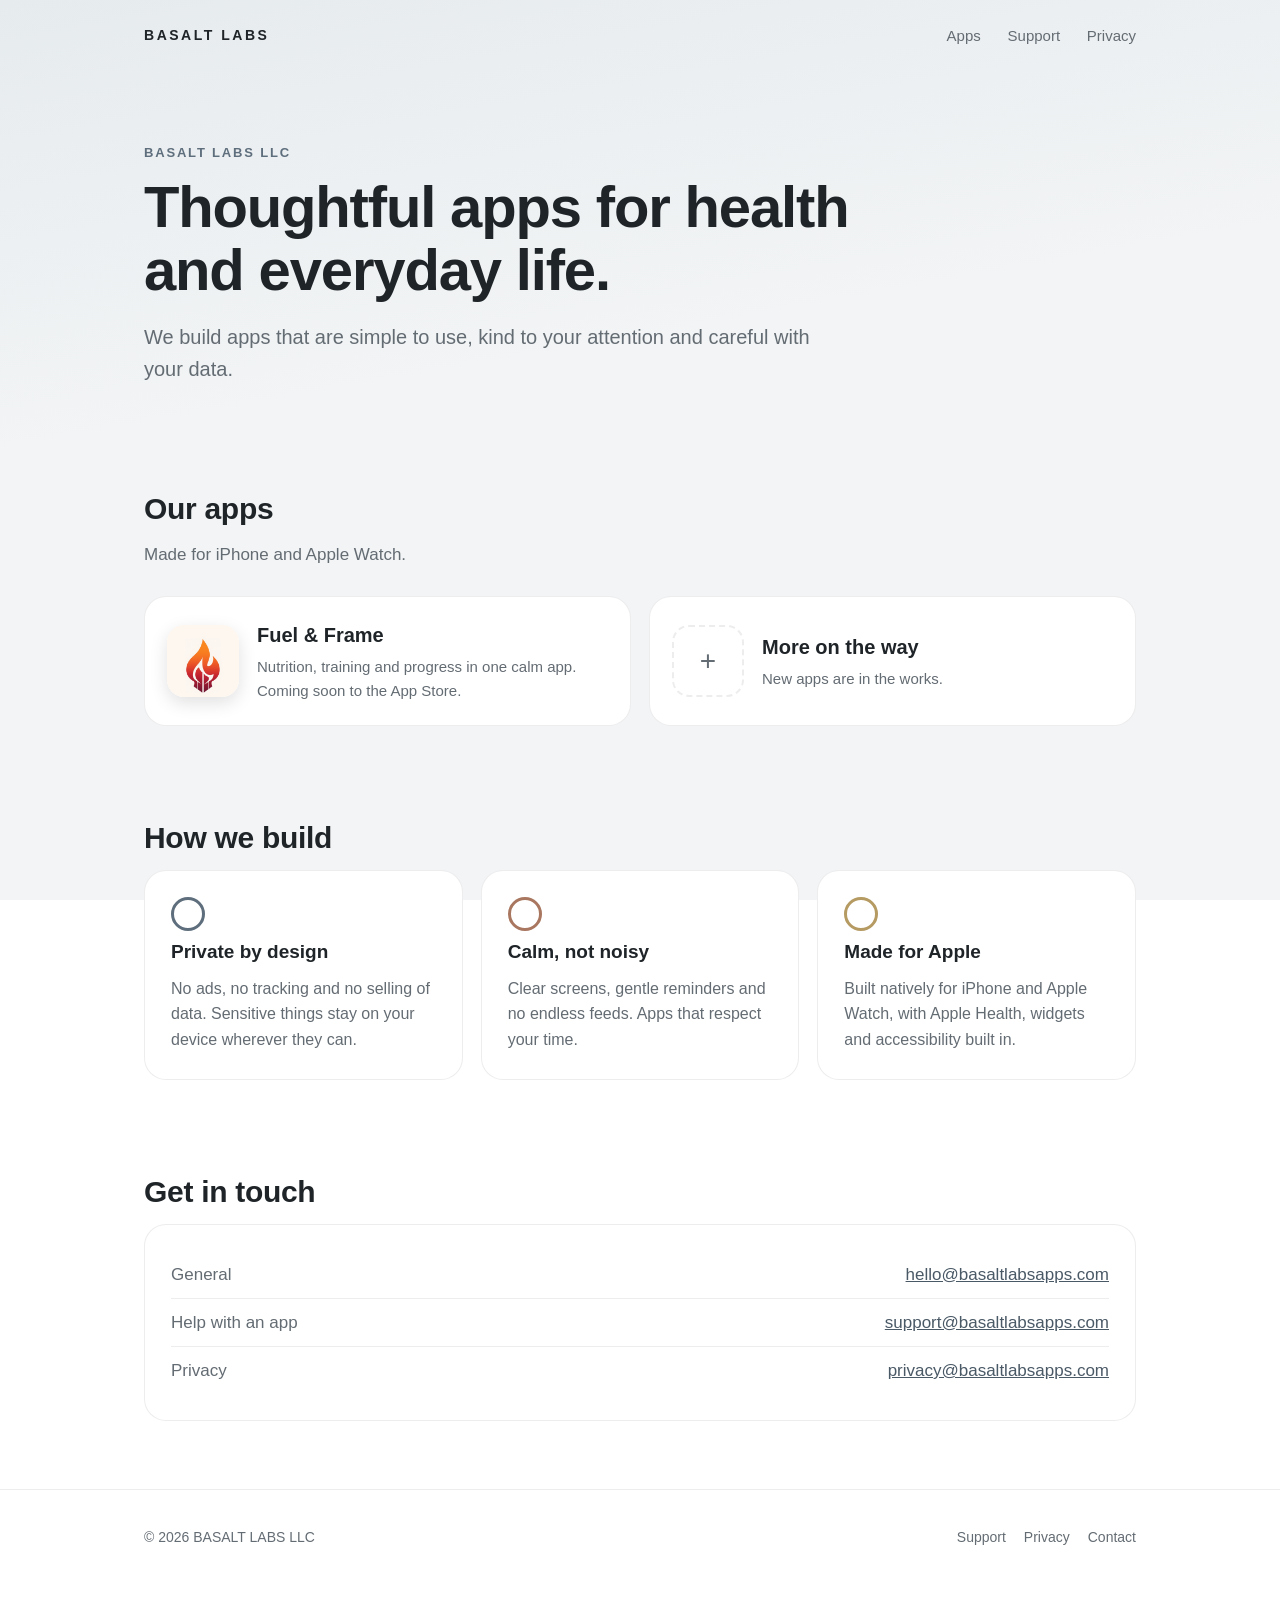
<file: index.html>
<!DOCTYPE html>
<html lang="en">
<head>
<meta charset="utf-8">
<meta name="viewport" content="width=device-width, initial-scale=1">
<title>BASALT LABS — thoughtful apps for health and everyday life</title>
<meta name="description" content="BASALT LABS LLC makes thoughtful apps for health and everyday life. Our first app is Fuel & Frame.">
<link rel="icon" href="/favicon.png">
<link rel="stylesheet" href="/styles.css">
</head>
<body>

<header class="site">
  <div class="wrap">
    <a class="brand" href="/">BASALT LABS</a>
    <nav>
      <a href="/#apps">Apps</a>
      <a href="/support/">Support</a>
      <a href="/privacy/">Privacy</a>
    </nav>
  </div>
</header>

<main class="wrap">
  <div class="studio-hero">
    <div class="eyebrow">BASALT LABS LLC</div>
    <h1>Thoughtful apps for health and everyday life.</h1>
    <p class="lead">We build apps that are simple to use, kind to your attention and careful with your data.</p>
  </div>

  <section id="apps">
    <h2>Our apps</h2>
    <p class="sub">Made for iPhone and Apple Watch.</p>
    <div class="apps">
      <a class="app-card" href="/fuel-and-frame/">
        <img src="/img/icon.png" alt="Fuel &amp; Frame app icon">
        <div><h3>Fuel &amp; Frame</h3><p>Nutrition, training and progress in one calm app. Coming soon to the App Store.</p></div>
      </a>
      <div class="app-card muted">
        <div class="soon" aria-hidden="true">+</div>
        <div><h3>More on the way</h3><p>New apps are in the works.</p></div>
      </div>
    </div>
  </section>

  <section>
    <h2>How we build</h2>
    <div class="grid3">
      <div class="card"><div class="dot"></div><h3>Private by design</h3><p>No ads, no tracking and no selling of data. Sensitive things stay on your device wherever they can.</p></div>
      <div class="card"><div class="dot warm"></div><h3>Calm, not noisy</h3><p>Clear screens, gentle reminders and no endless feeds. Apps that respect your time.</p></div>
      <div class="card"><div class="dot gold"></div><h3>Made for Apple</h3><p>Built natively for iPhone and Apple Watch, with Apple Health, widgets and accessibility built in.</p></div>
    </div>
  </section>

  <section id="contact">
    <h2>Get in touch</h2>
    <div class="card">
      <ul class="contact-list">
        <li><span>General</span><a href="mailto:hello@basaltlabsapps.com">hello@basaltlabsapps.com</a></li>
        <li><span>Help with an app</span><a href="mailto:support@basaltlabsapps.com">support@basaltlabsapps.com</a></li>
        <li><span>Privacy</span><a href="mailto:privacy@basaltlabsapps.com">privacy@basaltlabsapps.com</a></li>
      </ul>
    </div>
  </section>
</main>

<footer class="site">
  <div class="wrap">
    <span>© 2026 BASALT LABS LLC</span>
    <span><a href="/support/">Support</a><a href="/privacy/">Privacy</a><a href="mailto:hello@basaltlabsapps.com">Contact</a></span>
  </div>
</footer>

</body>
</html>
</file>
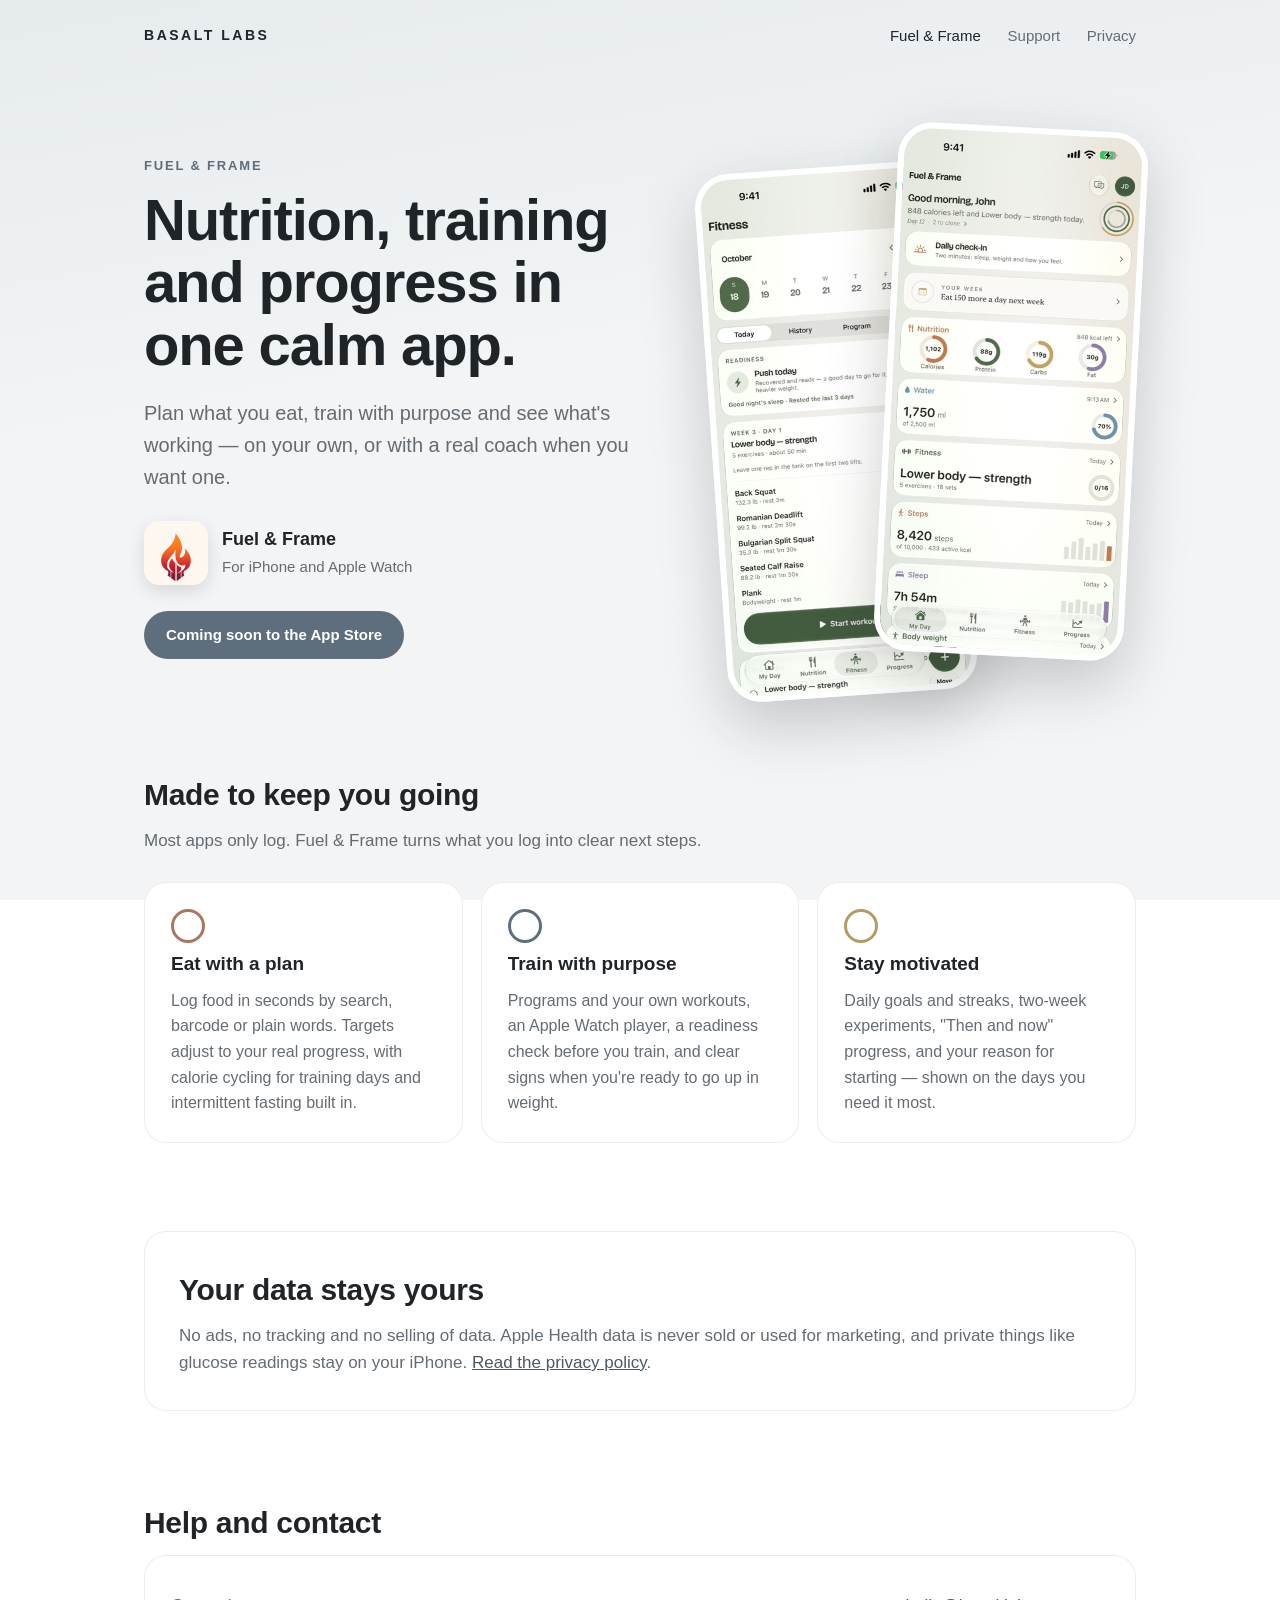
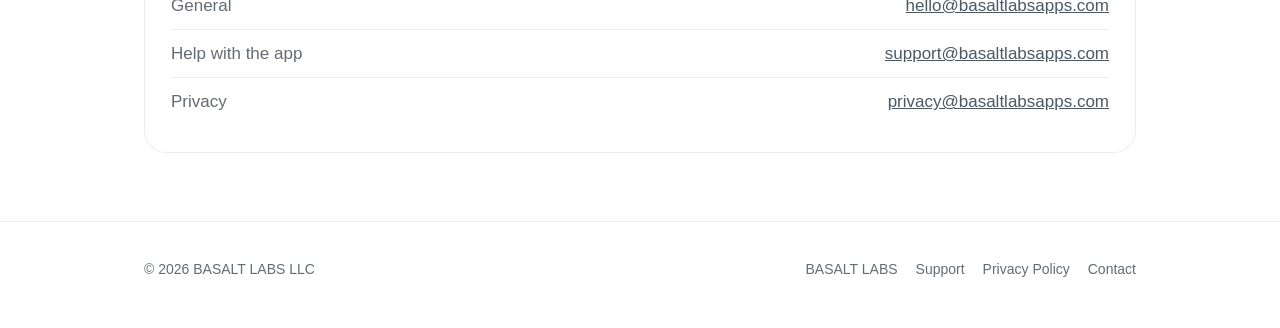
<file: fuel-and-frame/index.html>
<!DOCTYPE html>
<html lang="en">
<head>
<meta charset="utf-8">
<meta name="viewport" content="width=device-width, initial-scale=1">
<title>Fuel &amp; Frame — by BASALT LABS</title>
<meta name="description" content="Fuel & Frame by BASALT LABS: nutrition, training and progress in one calm app, on your own or with a real coach.">
<link rel="icon" href="/favicon.png">
<link rel="stylesheet" href="/styles.css">
</head>
<body>

<header class="site">
  <div class="wrap">
    <a class="brand" href="/">BASALT LABS</a>
    <nav>
      <a href="/fuel-and-frame/" aria-current="page">Fuel &amp; Frame</a>
      <a href="/fuel-and-frame/support/">Support</a>
      <a href="/fuel-and-frame/privacy/">Privacy</a>
    </nav>
  </div>
</header>

<main class="wrap">
  <div class="hero">
    <div>
      <div class="eyebrow">Fuel &amp; Frame</div>
      <h1>Nutrition, training and progress in one calm app.</h1>
      <p class="lead">Plan what you eat, train with purpose and see what's working — on your own, or with a real coach when you want one.</p>
      <div class="app-row">
        <img src="/img/icon.png" alt="Fuel &amp; Frame app icon">
        <div><strong>Fuel &amp; Frame</strong><span>For iPhone and Apple Watch</span></div>
      </div>
      <span class="pill">Coming soon to the App Store</span>
    </div>
    <div class="phones" aria-hidden="true">
      <img src="/img/fitness.jpg" alt="">
      <img src="/img/today.jpg" alt="">
    </div>
  </div>

  <section>
    <h2>Made to keep you going</h2>
    <p class="sub">Most apps only log. Fuel &amp; Frame turns what you log into clear next steps.</p>
    <div class="grid3">
      <div class="card">
        <div class="dot warm"></div>
        <h3>Eat with a plan</h3>
        <p>Log food in seconds by search, barcode or plain words. Targets adjust to your real progress, with calorie cycling for training days and intermittent fasting built in.</p>
      </div>
      <div class="card">
        <div class="dot"></div>
        <h3>Train with purpose</h3>
        <p>Programs and your own workouts, an Apple Watch player, a readiness check before you train, and clear signs when you're ready to go up in weight.</p>
      </div>
      <div class="card">
        <div class="dot gold"></div>
        <h3>Stay motivated</h3>
        <p>Daily goals and streaks, two-week experiments, "Then and now" progress, and your reason for starting — shown on the days you need it most.</p>
      </div>
    </div>
  </section>

  <section>
    <div class="privacy-band">
      <h2>Your data stays yours</h2>
      <p class="sub" style="margin-bottom:0">No ads, no tracking and no selling of data. Apple Health data is never sold or used for marketing, and private things like glucose readings stay on your iPhone. <a href="/fuel-and-frame/privacy/">Read the privacy policy</a>.</p>
    </div>
  </section>

  <section id="contact">
    <h2>Help and contact</h2>
    <div class="card">
      <ul class="contact-list">
        <li><span>General</span><a href="mailto:hello@basaltlabsapps.com">hello@basaltlabsapps.com</a></li>
        <li><span>Help with the app</span><a href="mailto:support@basaltlabsapps.com">support@basaltlabsapps.com</a></li>
        <li><span>Privacy</span><a href="mailto:privacy@basaltlabsapps.com">privacy@basaltlabsapps.com</a></li>
      </ul>
    </div>
  </section>
</main>

<footer class="site">
  <div class="wrap">
    <span>© 2026 BASALT LABS LLC</span>
    <span><a href="/">BASALT LABS</a><a href="/fuel-and-frame/support/">Support</a><a href="/fuel-and-frame/privacy/">Privacy Policy</a><a href="mailto:hello@basaltlabsapps.com">Contact</a></span>
  </div>
</footer>

</body>
</html>
</file>
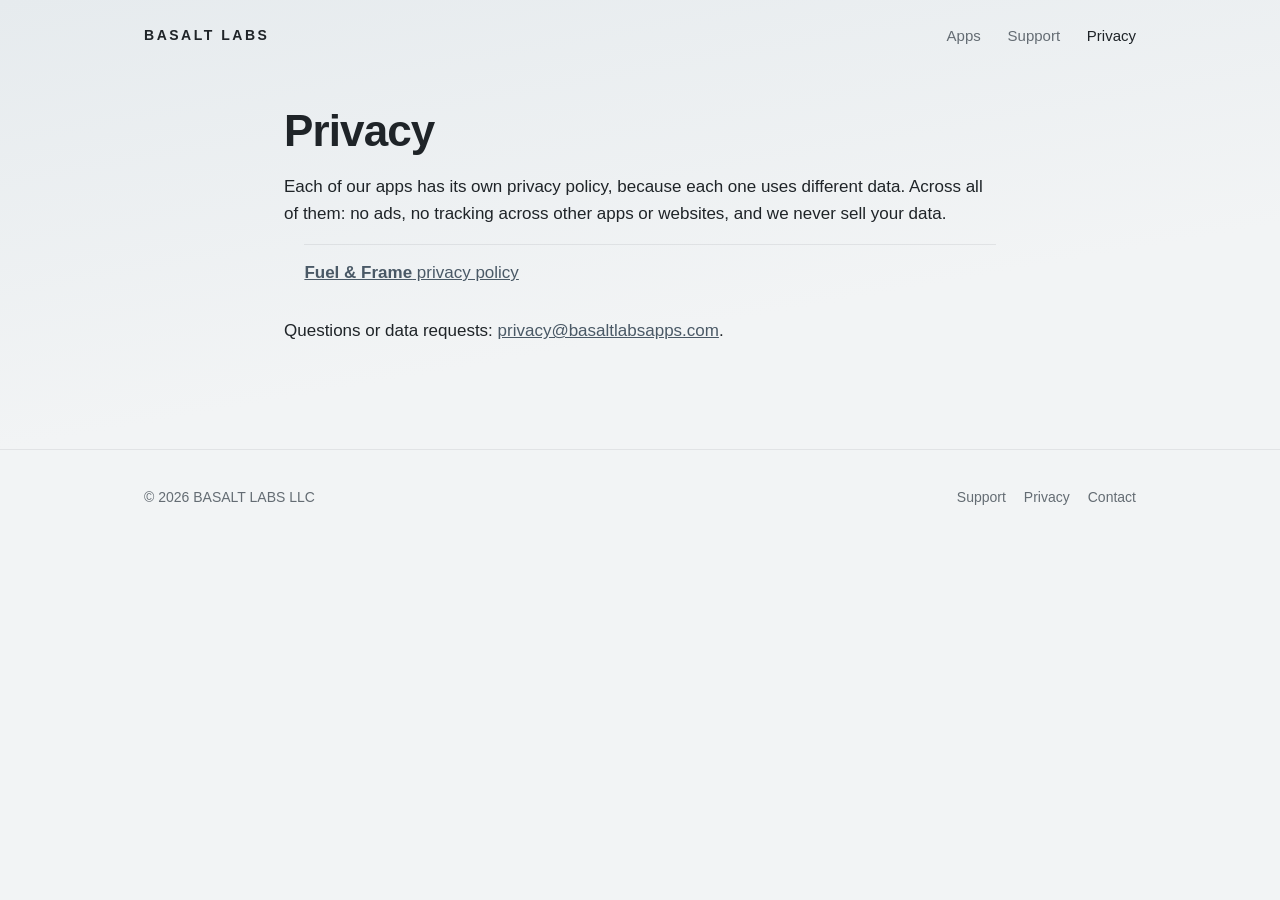
<file: privacy/index.html>
<!DOCTYPE html>
<html lang="en">
<head>
<meta charset="utf-8">
<meta name="viewport" content="width=device-width, initial-scale=1">
<title>Privacy — BASALT LABS</title>
<meta name="description" content="Privacy policies for apps from BASALT LABS.">
<link rel="icon" href="/favicon.png">
<link rel="stylesheet" href="/styles.css">
</head>
<body>

<header class="site">
  <div class="wrap">
    <a class="brand" href="/">BASALT LABS</a>
    <nav>
      <a href="/#apps">Apps</a>
      <a href="/support/">Support</a>
      <a href="/privacy/" aria-current="page">Privacy</a>
    </nav>
  </div>
</header>

<main class="doc">
  <h1>Privacy</h1>
  <p>Each of our apps has its own privacy policy, because each one uses different data. Across all of them: no ads, no tracking across other apps or websites, and we never sell your data.</p>
  <ul class="link-list">
    <li><a href="/fuel-and-frame/privacy/"><strong>Fuel &amp; Frame</strong> privacy policy</a></li>
  </ul>
  <p>Questions or data requests: <a href="mailto:privacy@basaltlabsapps.com">privacy@basaltlabsapps.com</a>.</p>
</main>

<footer class="site">
  <div class="wrap">
    <span>© 2026 BASALT LABS LLC</span>
    <span><a href="/support/">Support</a><a href="/privacy/">Privacy</a><a href="mailto:hello@basaltlabsapps.com">Contact</a></span>
  </div>
</footer>

</body>
</html>
</file>
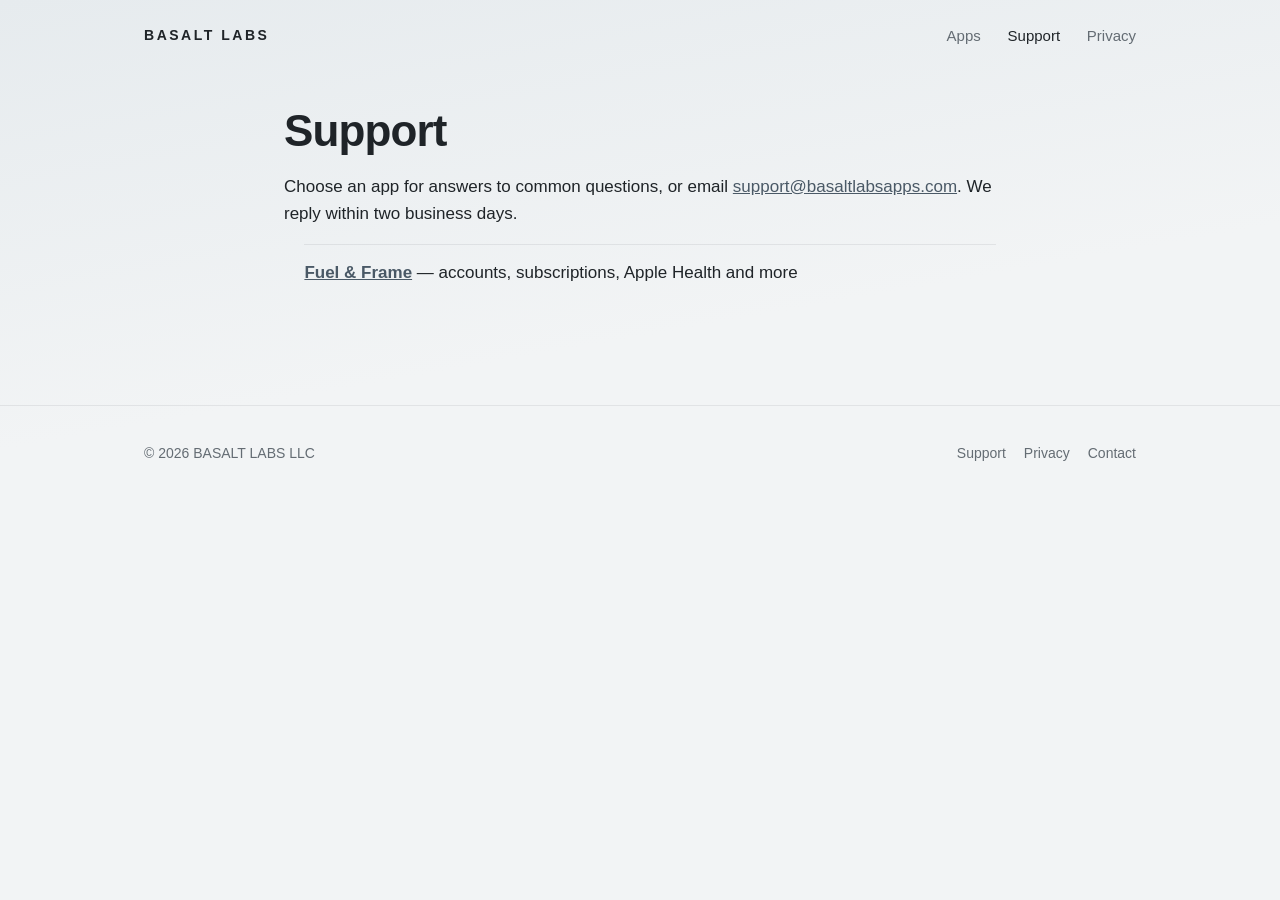
<file: support/index.html>
<!DOCTYPE html>
<html lang="en">
<head>
<meta charset="utf-8">
<meta name="viewport" content="width=device-width, initial-scale=1">
<title>Support — BASALT LABS</title>
<meta name="description" content="Help with apps from BASALT LABS.">
<link rel="icon" href="/favicon.png">
<link rel="stylesheet" href="/styles.css">
</head>
<body>

<header class="site">
  <div class="wrap">
    <a class="brand" href="/">BASALT LABS</a>
    <nav>
      <a href="/#apps">Apps</a>
      <a href="/support/" aria-current="page">Support</a>
      <a href="/privacy/">Privacy</a>
    </nav>
  </div>
</header>

<main class="doc">
  <h1>Support</h1>
  <p>Choose an app for answers to common questions, or email
  <a href="mailto:support@basaltlabsapps.com">support@basaltlabsapps.com</a>. We reply within two business days.</p>
  <ul class="link-list">
    <li><a href="/fuel-and-frame/support/"><strong>Fuel &amp; Frame</strong></a> — accounts, subscriptions, Apple Health and more</li>
  </ul>
</main>

<footer class="site">
  <div class="wrap">
    <span>© 2026 BASALT LABS LLC</span>
    <span><a href="/support/">Support</a><a href="/privacy/">Privacy</a><a href="mailto:hello@basaltlabsapps.com">Contact</a></span>
  </div>
</footer>

</body>
</html>
</file>
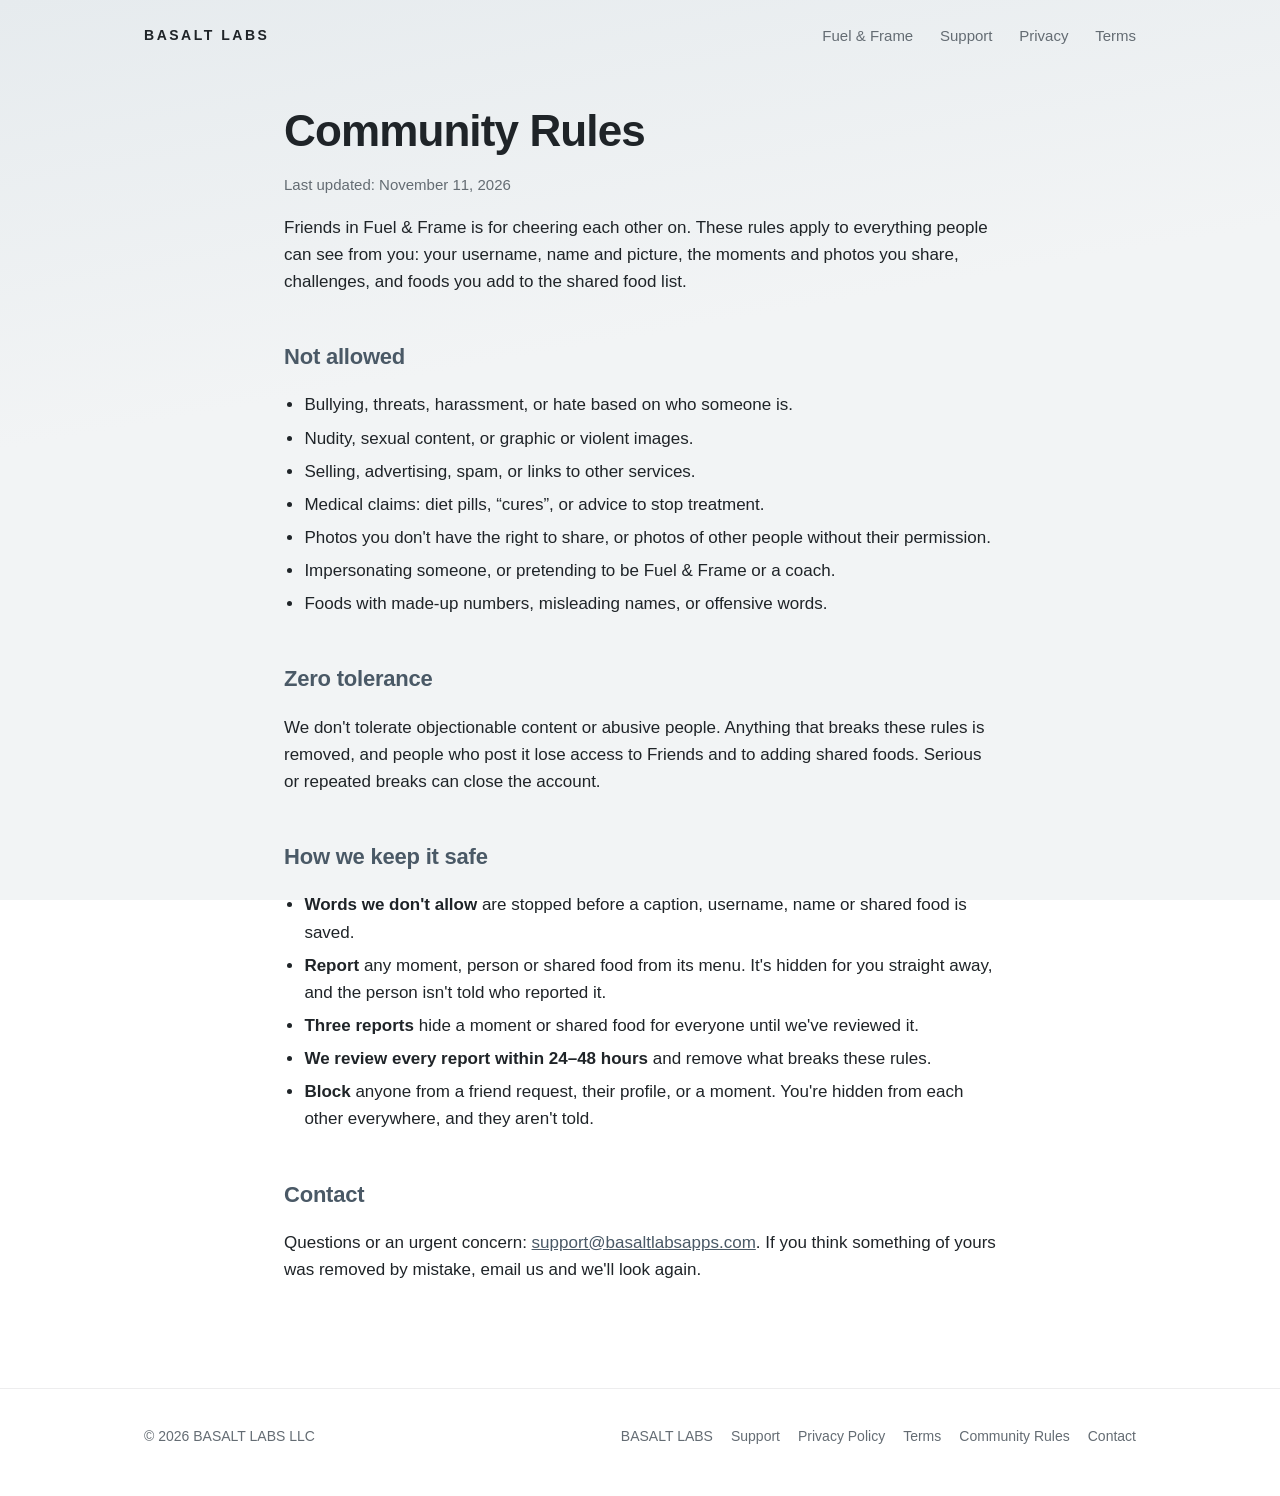
<file: fuel-and-frame/community/index.html>
<!DOCTYPE html>
<html lang="en">
<head>
<meta charset="utf-8">
<meta name="viewport" content="width=device-width, initial-scale=1">
<title>Community Rules — Fuel &amp; Frame</title>
<meta name="description" content="What's allowed in Fuel & Frame Friends and the shared food list, and how reports are handled.">
<link rel="icon" href="/favicon.png">
<link rel="stylesheet" href="/styles.css">
</head>
<body>

<header class="site">
  <div class="wrap">
    <a class="brand" href="/">BASALT LABS</a>
    <nav>
      <a href="/fuel-and-frame/">Fuel &amp; Frame</a>
      <a href="/fuel-and-frame/support/">Support</a>
      <a href="/fuel-and-frame/privacy/">Privacy</a>
      <a href="/fuel-and-frame/terms/">Terms</a>
    </nav>
  </div>
</header>

<main class="doc">
  <h1>Community Rules</h1>
  <p class="updated">Last updated: November 11, 2026</p>
  <p>Friends in Fuel &amp; Frame is for cheering each other on. These rules apply to everything people can see from you: your username, name and picture, the moments and photos you share, challenges, and foods you add to the shared food list.</p>

  <h2>Not allowed</h2>
  <ul>
    <li>Bullying, threats, harassment, or hate based on who someone is.</li>
    <li>Nudity, sexual content, or graphic or violent images.</li>
    <li>Selling, advertising, spam, or links to other services.</li>
    <li>Medical claims: diet pills, &ldquo;cures&rdquo;, or advice to stop treatment.</li>
    <li>Photos you don't have the right to share, or photos of other people without their permission.</li>
    <li>Impersonating someone, or pretending to be Fuel &amp; Frame or a coach.</li>
    <li>Foods with made-up numbers, misleading names, or offensive words.</li>
  </ul>

  <h2>Zero tolerance</h2>
  <p>We don't tolerate objectionable content or abusive people. Anything that breaks these rules is removed, and people who post it lose access to Friends and to adding shared foods. Serious or repeated breaks can close the account.</p>

  <h2>How we keep it safe</h2>
  <ul>
    <li><strong>Words we don't allow</strong> are stopped before a caption, username, name or shared food is saved.</li>
    <li><strong>Report</strong> any moment, person or shared food from its menu. It's hidden for you straight away, and the person isn't told who reported it.</li>
    <li><strong>Three reports</strong> hide a moment or shared food for everyone until we've reviewed it.</li>
    <li><strong>We review every report within 24&ndash;48 hours</strong> and remove what breaks these rules.</li>
    <li><strong>Block</strong> anyone from a friend request, their profile, or a moment. You're hidden from each other everywhere, and they aren't told.</li>
  </ul>

  <h2>Contact</h2>
  <p>Questions or an urgent concern: <a href="mailto:support@basaltlabsapps.com">support@basaltlabsapps.com</a>. If you think something of yours was removed by mistake, email us and we'll look again.</p>
</main>

<footer class="site">
  <div class="wrap">
    <span>© 2026 BASALT LABS LLC</span>
    <span><a href="/">BASALT LABS</a><a href="/fuel-and-frame/support/">Support</a><a href="/fuel-and-frame/privacy/">Privacy Policy</a><a href="/fuel-and-frame/terms/">Terms</a><a href="/fuel-and-frame/community/">Community Rules</a><a href="mailto:hello@basaltlabsapps.com">Contact</a></span>
  </div>
</footer>

</body>
</html>
</file>
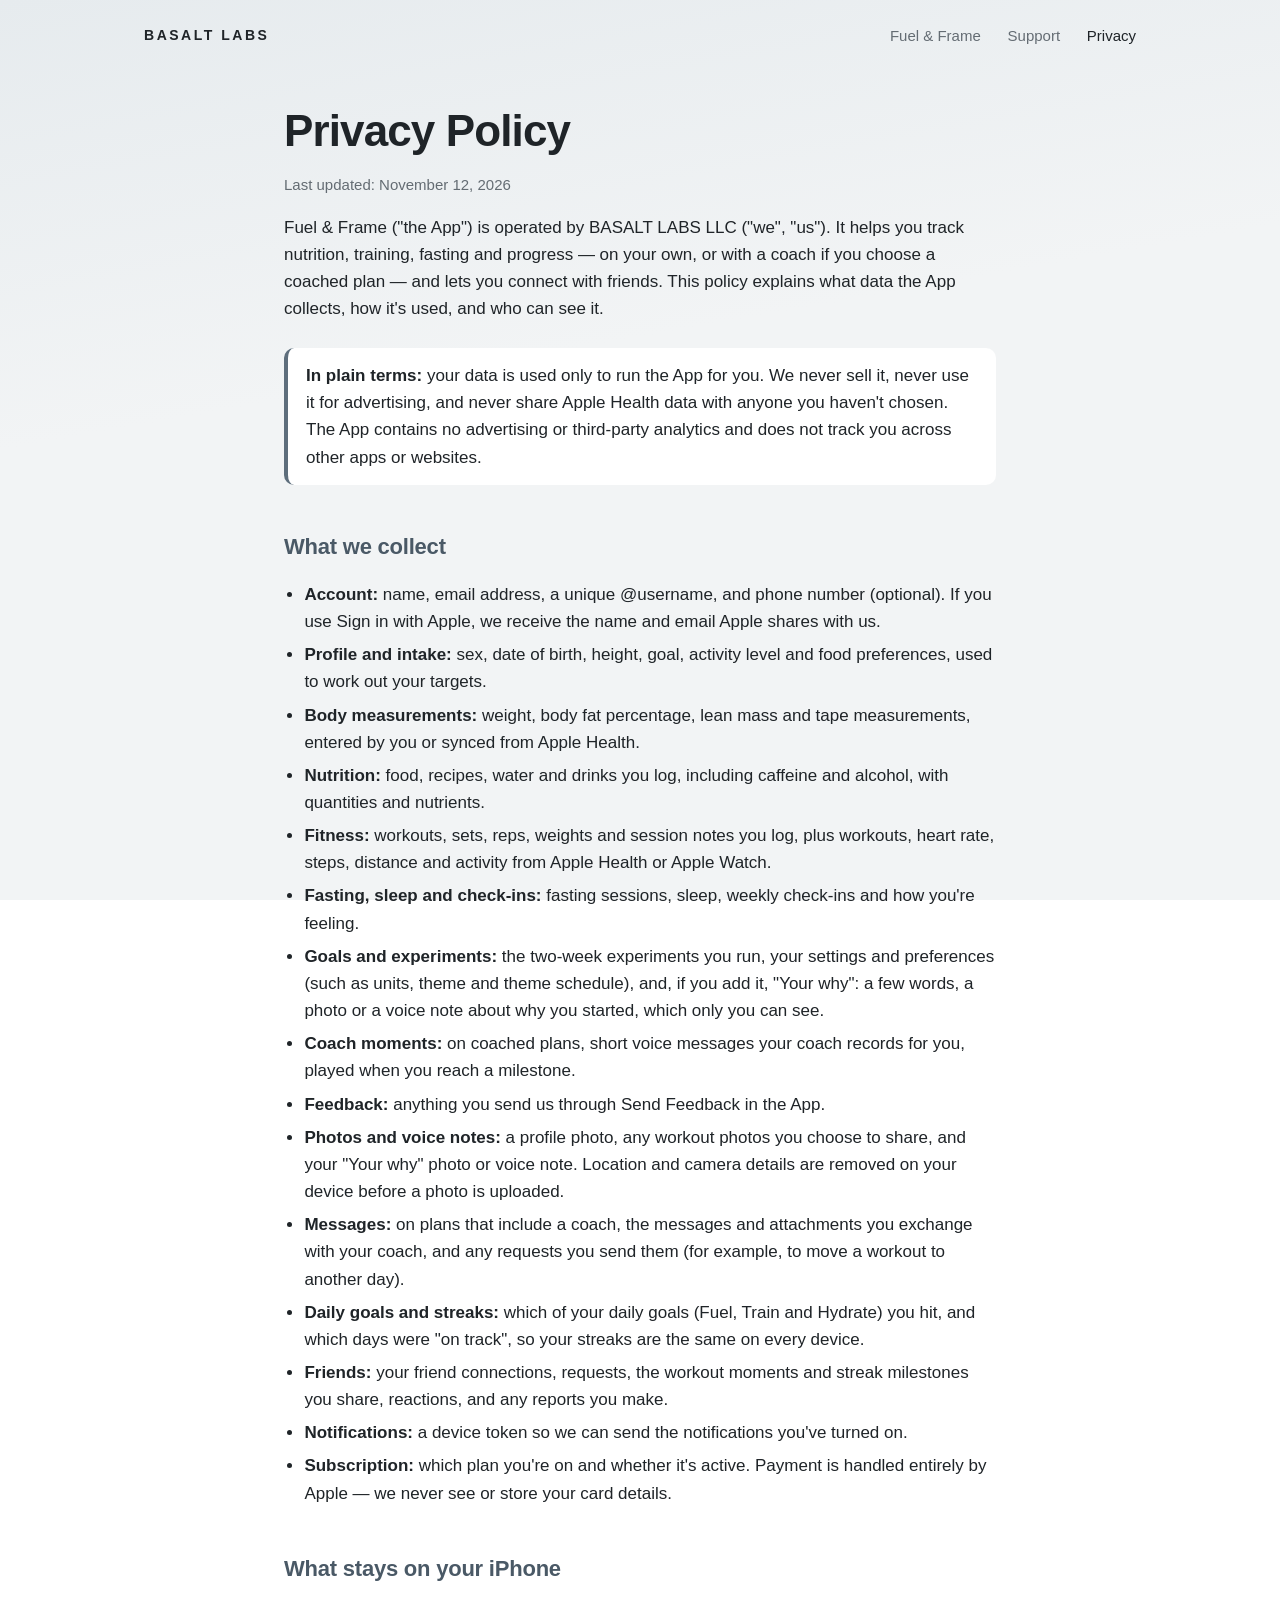
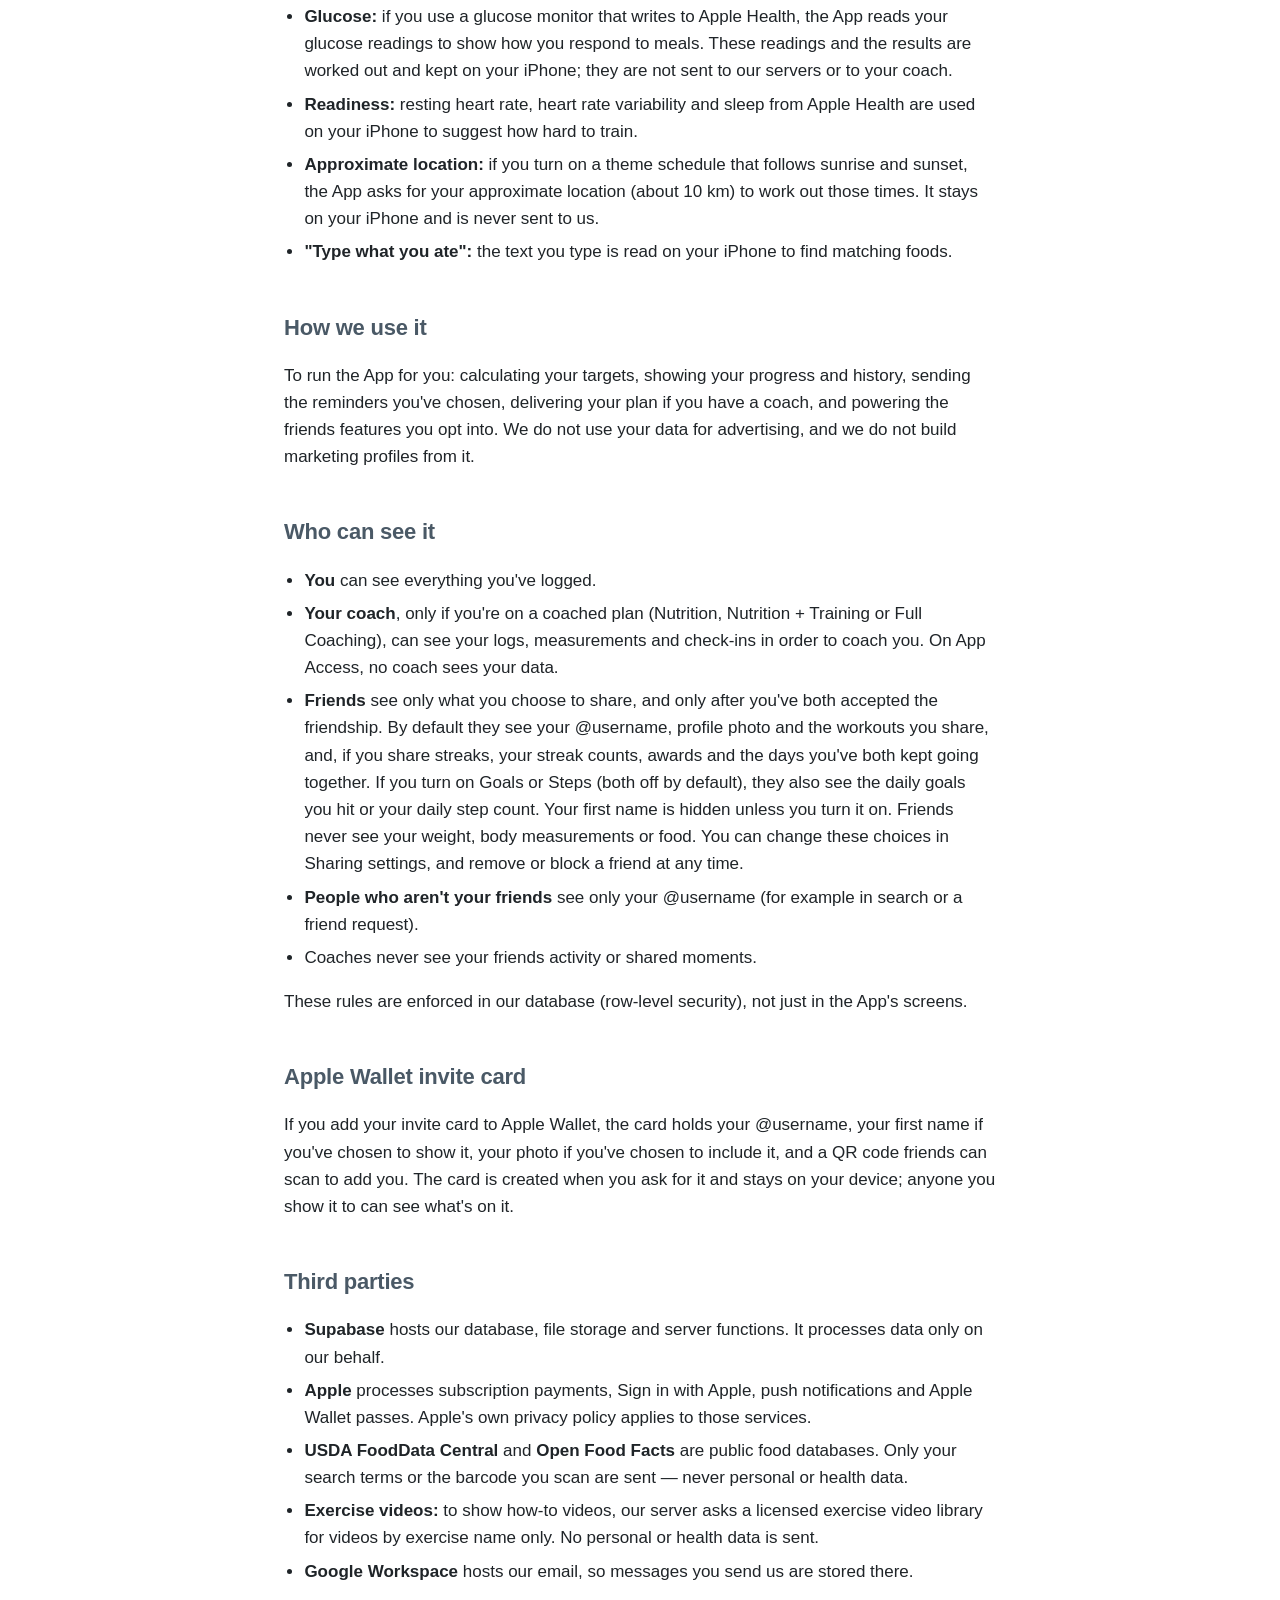
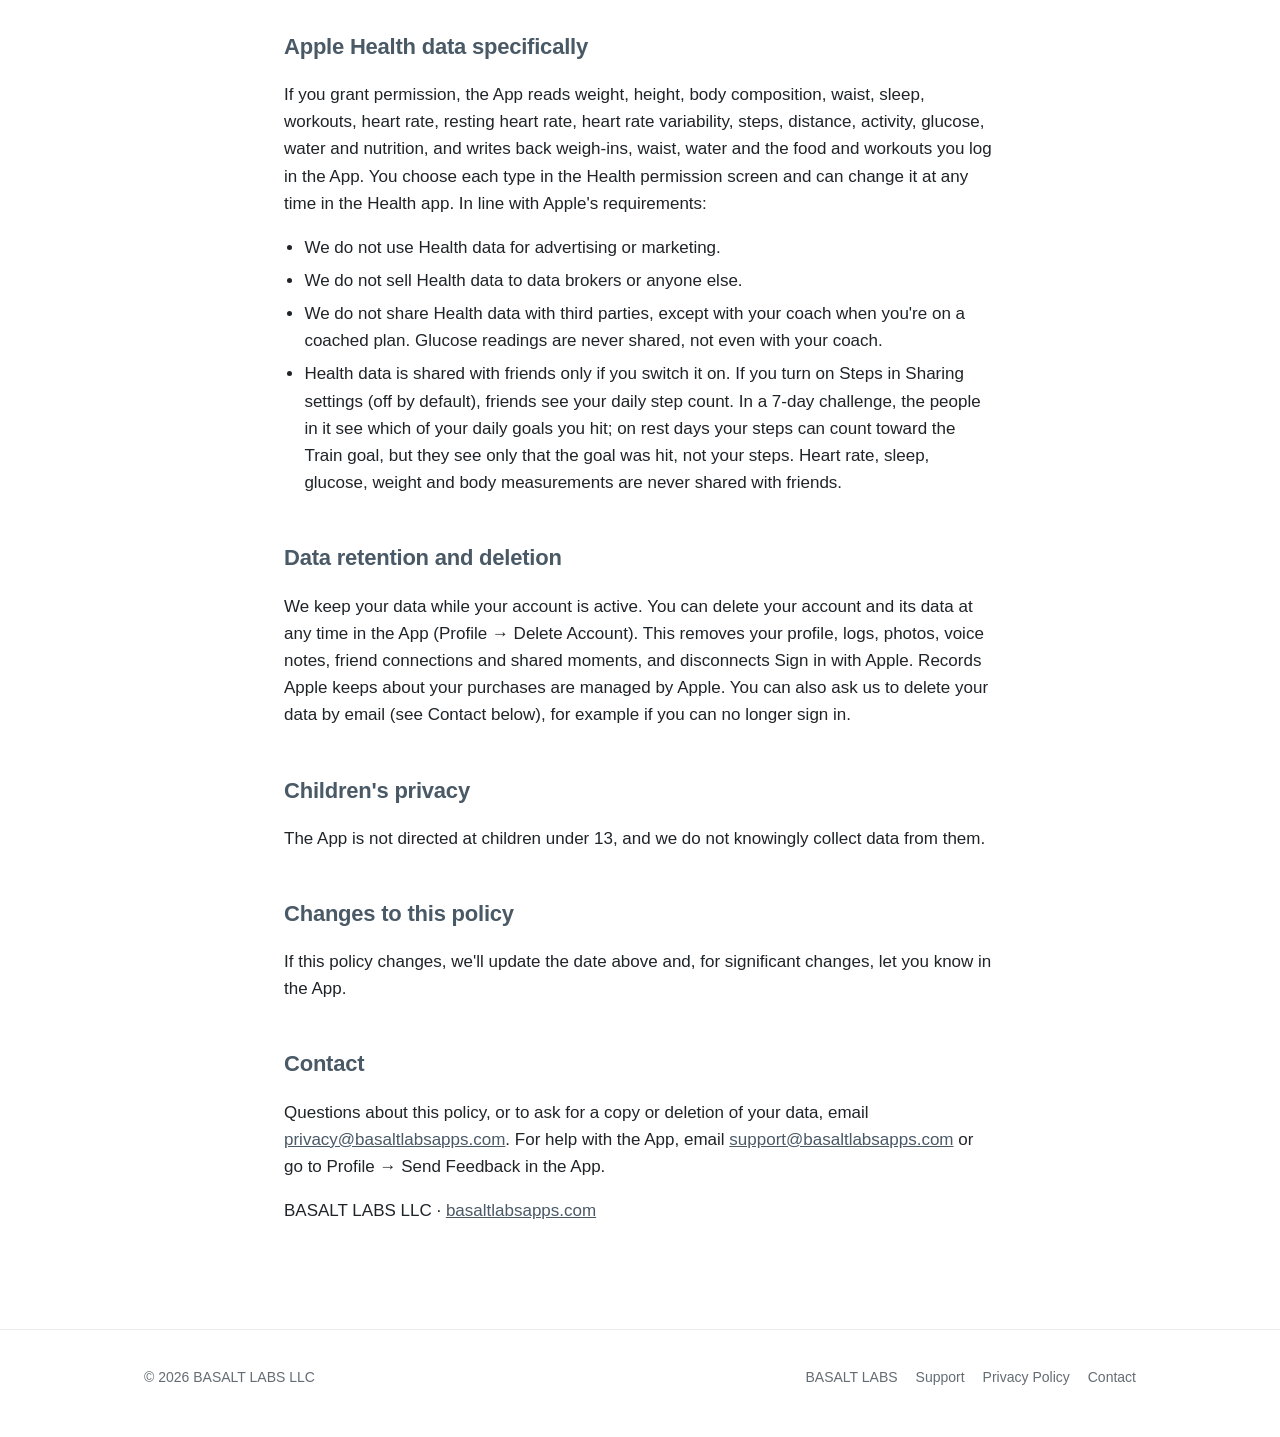
<file: fuel-and-frame/privacy/index.html>
<!DOCTYPE html>
<html lang="en">
<head>
<meta charset="utf-8">
<meta name="viewport" content="width=device-width, initial-scale=1">
<title>Privacy Policy — Fuel &amp; Frame</title>
<meta name="description" content="How Fuel & Frame, by BASALT LABS LLC, collects, uses and protects your data.">
<link rel="icon" href="/favicon.png">
<link rel="stylesheet" href="/styles.css">
</head>
<body>

<header class="site">
  <div class="wrap">
    <a class="brand" href="/">BASALT LABS</a>
    <nav>
      <a href="/fuel-and-frame/">Fuel &amp; Frame</a>
      <a href="/fuel-and-frame/support/">Support</a>
      <a href="/fuel-and-frame/privacy/" aria-current="page">Privacy</a>
    </nav>
  </div>
</header>

<main class="doc">
<h1>Privacy Policy</h1>
<p class="updated">Last updated: November 12, 2026</p>

<p>
  Fuel &amp; Frame ("the App") is operated by BASALT LABS LLC ("we", "us").
  It helps you track nutrition, training,
  fasting and progress — on your own, or with a coach if you choose a coached
  plan — and lets you connect with friends. This policy explains what data the
  App collects, how it's used, and who can see it.
</p>

<div class="callout">
  <strong>In plain terms:</strong> your data is used only to run the App for
  you. We never sell it, never use it for advertising, and never share Apple
  Health data with anyone you haven't chosen. The App contains no advertising
  or third-party analytics and does not track you across other apps or
  websites.
</div>

<h2>What we collect</h2>
<ul>
  <li><strong>Account:</strong> name, email address, a unique @username, and
    phone number (optional). If you use Sign in with Apple, we receive the
    name and email Apple shares with us.</li>
  <li><strong>Profile and intake:</strong> sex, date of birth, height, goal,
    activity level and food preferences, used to work out your targets.</li>
  <li><strong>Body measurements:</strong> weight, body fat percentage, lean
    mass and tape measurements, entered by you or synced from Apple Health.</li>
  <li><strong>Nutrition:</strong> food, recipes, water and drinks you log,
    including caffeine and alcohol, with quantities and nutrients.</li>
  <li><strong>Fitness:</strong> workouts, sets, reps, weights and session
    notes you log, plus workouts, heart rate, steps, distance and activity
    from Apple Health or Apple Watch.</li>
  <li><strong>Fasting, sleep and check-ins:</strong> fasting sessions, sleep,
    weekly check-ins and how you're feeling.</li>
  <li><strong>Goals and experiments:</strong> the two-week experiments you
    run, your settings and preferences (such as units, theme and theme
    schedule), and, if you add it, "Your why": a few words, a photo or a
    voice note about why you started, which only you can see.</li>
  <li><strong>Coach moments:</strong> on coached plans, short voice messages
    your coach records for you, played when you reach a milestone.</li>
  <li><strong>Feedback:</strong> anything you send us through Send Feedback in
    the App.</li>
  <li><strong>Photos and voice notes:</strong> a profile photo, any workout
    photos you choose to share, and your "Your why" photo or voice note.
    Location and camera details are removed on your device before a photo is
    uploaded.</li>
  <li><strong>Messages:</strong> on plans that include a coach, the messages
    and attachments you exchange with your coach, and any requests you send
    them (for example, to move a workout to another day).</li>
  <li><strong>Daily goals and streaks:</strong> which of your daily goals
    (Fuel, Train and Hydrate) you hit, and which days were "on track", so your streaks are the same on
    every device.</li>
  <li><strong>Friends:</strong> your friend connections, requests, the
    workout moments and streak milestones you share, reactions, and any
    reports you make.</li>
  <li><strong>Notifications:</strong> a device token so we can send the
    notifications you've turned on.</li>
  <li><strong>Subscription:</strong> which plan you're on and whether it's
    active. Payment is handled entirely by Apple — we never see or store your
    card details.</li>
</ul>

<h2>What stays on your iPhone</h2>
<ul>
  <li><strong>Glucose:</strong> if you use a glucose monitor that writes to
    Apple Health, the App reads your glucose readings to show how you
    respond to meals. These readings and the results are worked out and kept
    on your iPhone; they are not sent to our servers or to your coach.</li>
  <li><strong>Readiness:</strong> resting heart rate, heart rate variability
    and sleep from Apple Health are used on your iPhone to suggest how hard to
    train.</li>
  <li><strong>Approximate location:</strong> if you turn on a theme schedule
    that follows sunrise and sunset, the App asks for your approximate
    location (about 10 km) to work out those times. It stays on your iPhone
    and is never sent to us.</li>
  <li><strong>"Type what you ate":</strong> the text you type is read on your
    iPhone to find matching foods.</li>
</ul>

<h2>How we use it</h2>
<p>
  To run the App for you: calculating your targets, showing your progress and
  history, sending the reminders you've chosen, delivering your plan if you
  have a coach, and powering the friends features you opt into. We do not use
  your data for advertising, and we do not build marketing profiles from it.
</p>

<h2>Who can see it</h2>
<ul>
  <li><strong>You</strong> can see everything you've logged.</li>
  <li><strong>Your coach</strong>, only if you're on a coached plan (Nutrition,
    Nutrition + Training or Full Coaching), can see your logs, measurements
    and check-ins in order to coach you. On App Access, no coach sees your
    data.</li>
  <li><strong>Friends</strong> see only what you choose to share, and only
    after you've both accepted the friendship. By default they see your
    @username, profile photo and the workouts you share, and, if you share
    streaks, your streak counts, awards and the days you've both kept going
    together. If you turn on Goals or Steps (both off by default), they also
    see the daily goals you hit or your daily step count. Your first name is
    hidden unless you turn it on. Friends never see your weight, body
    measurements or food. You can change these choices in Sharing settings,
    and remove or block a friend at any time.</li>
  <li><strong>People who aren't your friends</strong> see only your @username
    (for example in search or a friend request).</li>
  <li>Coaches never see your friends activity or shared moments.</li>
</ul>
<p>
  These rules are enforced in our database (row-level security), not just in
  the App's screens.
</p>

<h2>Apple Wallet invite card</h2>
<p>
  If you add your invite card to Apple Wallet, the card holds your @username,
  your first name if you've chosen to show it, your photo if you've chosen to
  include it, and a QR code friends can scan to add you. The card is created
  when you ask for it and stays on your device; anyone you show it to can see
  what's on it.
</p>

<h2>Third parties</h2>
<ul>
  <li><strong>Supabase</strong> hosts our database, file storage and server
    functions. It processes data only on our behalf.</li>
  <li><strong>Apple</strong> processes subscription payments, Sign in with
    Apple, push notifications and Apple Wallet passes. Apple's own privacy
    policy applies to those services.</li>
  <li><strong>USDA FoodData Central</strong> and <strong>Open Food
    Facts</strong> are public food databases. Only your search terms or the
    barcode you scan are sent — never personal or health data.</li>
  <li><strong>Exercise videos:</strong> to show how-to videos, our server asks
    a licensed exercise video library for videos by exercise name only. No
    personal or health data is sent.</li>
  <li><strong>Google Workspace</strong> hosts our email, so messages you send
    us are stored there.</li>
</ul>

<h2>Apple Health data specifically</h2>
<p>
  If you grant permission, the App reads weight, height, body composition,
  waist, sleep, workouts, heart rate, resting heart rate, heart rate
  variability, steps, distance, activity, glucose, water and nutrition, and
  writes back weigh-ins, waist, water and the food and workouts
  you log in the App. You choose each type in the Health permission screen and
  can change it at any time in the Health app. In line with Apple's
  requirements:
</p>
<ul>
  <li>We do not use Health data for advertising or marketing.</li>
  <li>We do not sell Health data to data brokers or anyone else.</li>
  <li>We do not share Health data with third parties, except with your coach
    when you're on a coached plan. Glucose readings are never shared, not even
    with your coach.</li>
  <li>Health data is shared with friends only if you switch it on. If you turn
    on Steps in Sharing settings (off by default), friends see your daily step
    count. In a 7-day challenge, the people in it see which of your daily goals
    you hit; on rest days your steps can count toward the Train goal, but they
    see only that the goal was hit, not your steps. Heart rate, sleep, glucose,
    weight and body measurements are never shared with friends.</li>
</ul>

<h2>Data retention and deletion</h2>
<p>
  We keep your data while your account is active. You can delete your account
  and its data at any time in the App (Profile &rarr; Delete
  Account). This removes your profile, logs, photos, voice notes, friend
  connections and shared moments, and disconnects Sign in with Apple. Records Apple keeps about your purchases are managed by
  Apple. You can also ask us to delete your data by email (see Contact below), for example if you can no longer sign in.
</p>

<h2>Children's privacy</h2>
<p>
  The App is not directed at children under 13, and we do not knowingly
  collect data from them.
</p>

<h2>Changes to this policy</h2>
<p>
  If this policy changes, we'll update the date above and, for significant
  changes, let you know in the App.
</p>

<h2>Contact</h2>
<p>
  Questions about this policy, or to ask for a copy or deletion of your data,
  email <a href="mailto:privacy@basaltlabsapps.com">privacy@basaltlabsapps.com</a>.
  For help with the App, email
  <a href="mailto:support@basaltlabsapps.com">support@basaltlabsapps.com</a>
  or go to Profile &rarr; Send Feedback in the App.
</p>
<p>
  BASALT LABS LLC &middot;
  <a href="https://basaltlabsapps.com">basaltlabsapps.com</a>
</p>
</main>

<footer class="site">
  <div class="wrap">
    <span>© 2026 BASALT LABS LLC</span>
    <span><a href="/">BASALT LABS</a><a href="/fuel-and-frame/support/">Support</a><a href="/fuel-and-frame/privacy/">Privacy Policy</a><a href="mailto:hello@basaltlabsapps.com">Contact</a></span>
  </div>
</footer>

</body>
</html>
</file>
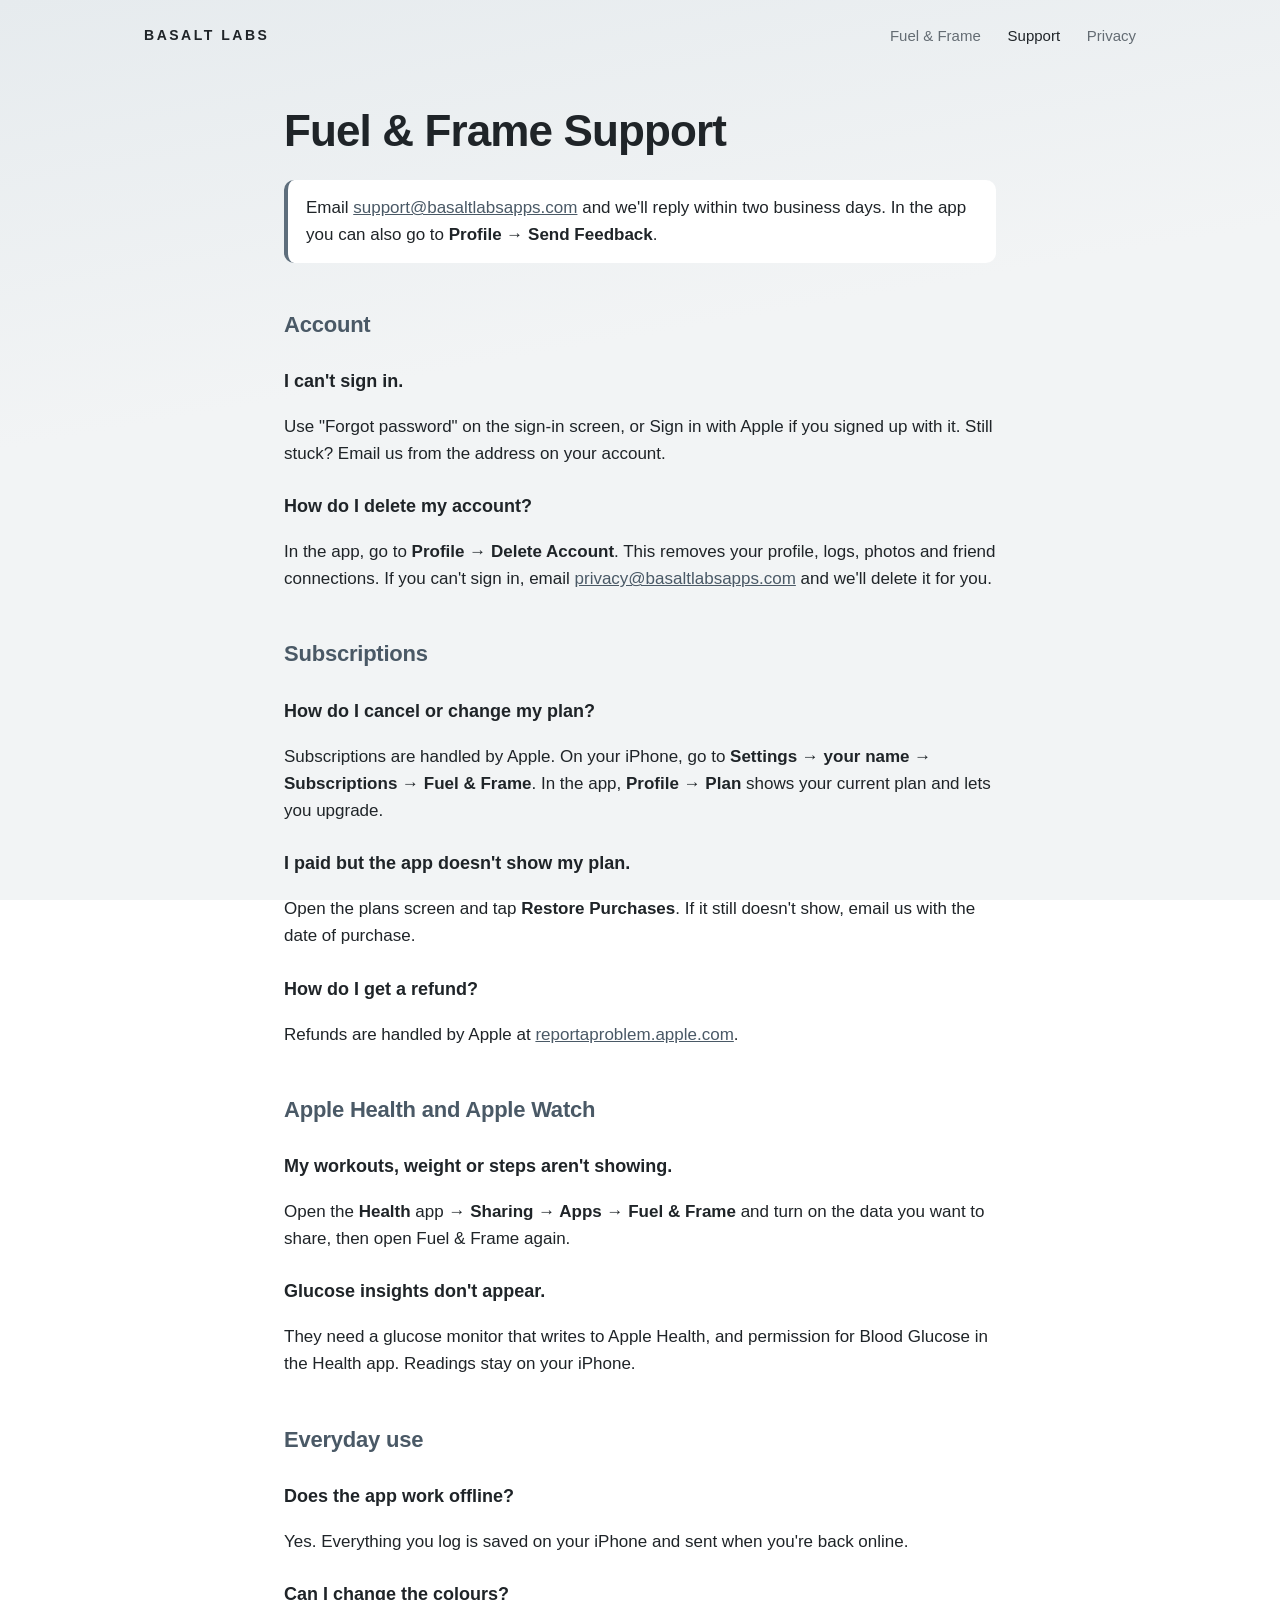
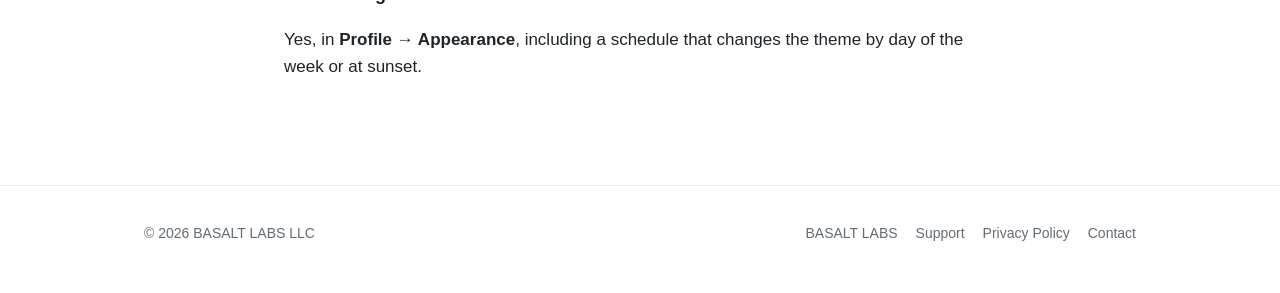
<file: fuel-and-frame/support/index.html>
<!DOCTYPE html>
<html lang="en">
<head>
<meta charset="utf-8">
<meta name="viewport" content="width=device-width, initial-scale=1">
<title>Support — Fuel &amp; Frame</title>
<meta name="description" content="Help with Fuel & Frame: accounts, subscriptions, Apple Health and more.">
<link rel="icon" href="/favicon.png">
<link rel="stylesheet" href="/styles.css">
</head>
<body>

<header class="site">
  <div class="wrap">
    <a class="brand" href="/">BASALT LABS</a>
    <nav>
      <a href="/fuel-and-frame/">Fuel &amp; Frame</a>
      <a href="/fuel-and-frame/support/" aria-current="page">Support</a>
      <a href="/fuel-and-frame/privacy/">Privacy</a>
    </nav>
  </div>
</header>

<main class="doc">
  <h1>Fuel &amp; Frame Support</h1>
  <div class="callout">
    Email <a href="mailto:support@basaltlabsapps.com">support@basaltlabsapps.com</a> and we'll
    reply within two business days. In the app you can also go to
    <strong>Profile → Send Feedback</strong>.
  </div>

  <h2>Account</h2>
  <h3>I can't sign in.</h3>
  <p>Use "Forgot password" on the sign-in screen, or Sign in with Apple if you signed up with it. Still stuck? Email us from the address on your account.</p>
  <h3>How do I delete my account?</h3>
  <p>In the app, go to <strong>Profile → Delete Account</strong>. This removes your profile, logs, photos and friend connections. If you can't sign in, email <a href="mailto:privacy@basaltlabsapps.com">privacy@basaltlabsapps.com</a> and we'll delete it for you.</p>

  <h2>Subscriptions</h2>
  <h3>How do I cancel or change my plan?</h3>
  <p>Subscriptions are handled by Apple. On your iPhone, go to <strong>Settings → your name → Subscriptions → Fuel &amp; Frame</strong>. In the app, <strong>Profile → Plan</strong> shows your current plan and lets you upgrade.</p>
  <h3>I paid but the app doesn't show my plan.</h3>
  <p>Open the plans screen and tap <strong>Restore Purchases</strong>. If it still doesn't show, email us with the date of purchase.</p>
  <h3>How do I get a refund?</h3>
  <p>Refunds are handled by Apple at <a href="https://reportaproblem.apple.com">reportaproblem.apple.com</a>.</p>

  <h2>Apple Health and Apple Watch</h2>
  <h3>My workouts, weight or steps aren't showing.</h3>
  <p>Open the <strong>Health</strong> app → <strong>Sharing → Apps → Fuel &amp; Frame</strong> and turn on the data you want to share, then open Fuel &amp; Frame again.</p>
  <h3>Glucose insights don't appear.</h3>
  <p>They need a glucose monitor that writes to Apple Health, and permission for Blood Glucose in the Health app. Readings stay on your iPhone.</p>

  <h2>Everyday use</h2>
  <h3>Does the app work offline?</h3>
  <p>Yes. Everything you log is saved on your iPhone and sent when you're back online.</p>
  <h3>Can I change the colours?</h3>
  <p>Yes, in <strong>Profile → Appearance</strong>, including a schedule that changes the theme by day of the week or at sunset.</p>
</main>

<footer class="site">
  <div class="wrap">
    <span>© 2026 BASALT LABS LLC</span>
    <span><a href="/">BASALT LABS</a><a href="/fuel-and-frame/support/">Support</a><a href="/fuel-and-frame/privacy/">Privacy Policy</a><a href="mailto:hello@basaltlabsapps.com">Contact</a></span>
  </div>
</footer>

</body>
</html>
</file>
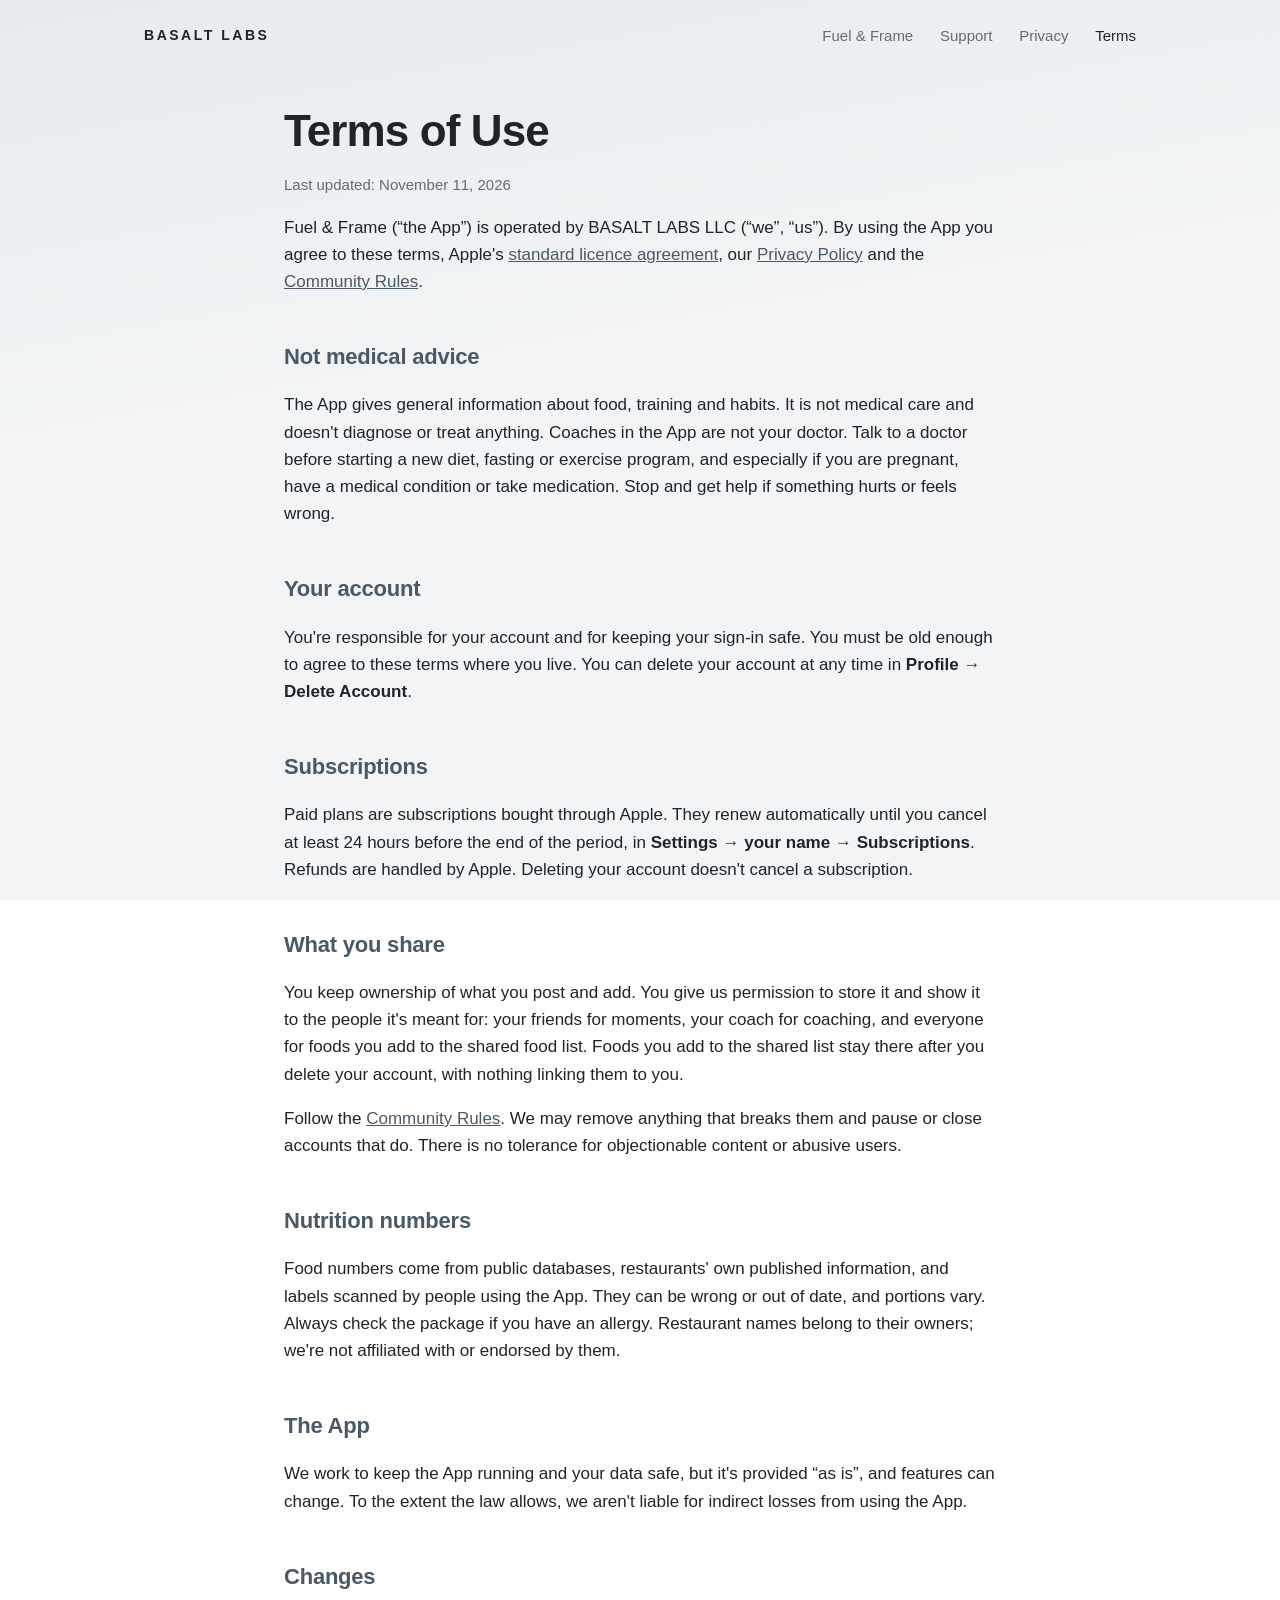
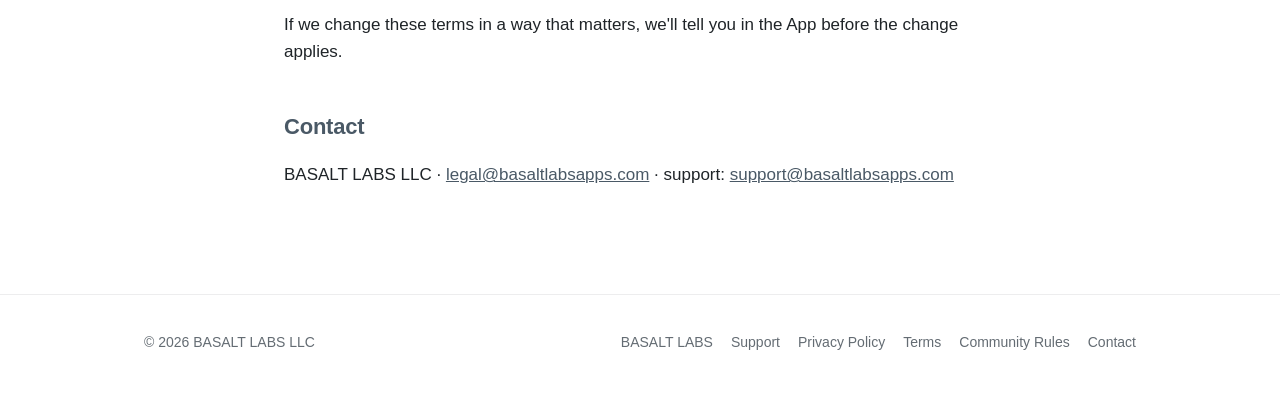
<file: fuel-and-frame/terms/index.html>
<!DOCTYPE html>
<html lang="en">
<head>
<meta charset="utf-8">
<meta name="viewport" content="width=device-width, initial-scale=1">
<title>Terms of Use — Fuel &amp; Frame</title>
<meta name="description" content="The terms for using Fuel & Frame.">
<link rel="icon" href="/favicon.png">
<link rel="stylesheet" href="/styles.css">
</head>
<body>

<header class="site">
  <div class="wrap">
    <a class="brand" href="/">BASALT LABS</a>
    <nav>
      <a href="/fuel-and-frame/">Fuel &amp; Frame</a>
      <a href="/fuel-and-frame/support/">Support</a>
      <a href="/fuel-and-frame/privacy/">Privacy</a>
      <a href="/fuel-and-frame/terms/" aria-current="page">Terms</a>
    </nav>
  </div>
</header>

<main class="doc">
  <h1>Terms of Use</h1>
  <p class="updated">Last updated: November 11, 2026</p>
  <p>Fuel &amp; Frame (&ldquo;the App&rdquo;) is operated by BASALT LABS LLC (&ldquo;we&rdquo;, &ldquo;us&rdquo;). By using the App you agree to these terms, Apple's <a href="https://www.apple.com/legal/internet-services/itunes/dev/stdeula/">standard licence agreement</a>, our <a href="/fuel-and-frame/privacy/">Privacy Policy</a> and the <a href="/fuel-and-frame/community/">Community Rules</a>.</p>

  <h2>Not medical advice</h2>
  <p>The App gives general information about food, training and habits. It is not medical care and doesn't diagnose or treat anything. Coaches in the App are not your doctor. Talk to a doctor before starting a new diet, fasting or exercise program, and especially if you are pregnant, have a medical condition or take medication. Stop and get help if something hurts or feels wrong.</p>

  <h2>Your account</h2>
  <p>You're responsible for your account and for keeping your sign-in safe. You must be old enough to agree to these terms where you live. You can delete your account at any time in <strong>Profile → Delete Account</strong>.</p>

  <h2>Subscriptions</h2>
  <p>Paid plans are subscriptions bought through Apple. They renew automatically until you cancel at least 24 hours before the end of the period, in <strong>Settings → your name → Subscriptions</strong>. Refunds are handled by Apple. Deleting your account doesn't cancel a subscription.</p>

  <h2>What you share</h2>
  <p>You keep ownership of what you post and add. You give us permission to store it and show it to the people it's meant for: your friends for moments, your coach for coaching, and everyone for foods you add to the shared food list. Foods you add to the shared list stay there after you delete your account, with nothing linking them to you.</p>
  <p>Follow the <a href="/fuel-and-frame/community/">Community Rules</a>. We may remove anything that breaks them and pause or close accounts that do. There is no tolerance for objectionable content or abusive users.</p>

  <h2>Nutrition numbers</h2>
  <p>Food numbers come from public databases, restaurants' own published information, and labels scanned by people using the App. They can be wrong or out of date, and portions vary. Always check the package if you have an allergy. Restaurant names belong to their owners; we're not affiliated with or endorsed by them.</p>

  <h2>The App</h2>
  <p>We work to keep the App running and your data safe, but it's provided &ldquo;as is&rdquo;, and features can change. To the extent the law allows, we aren't liable for indirect losses from using the App.</p>

  <h2>Changes</h2>
  <p>If we change these terms in a way that matters, we'll tell you in the App before the change applies.</p>

  <h2>Contact</h2>
  <p>BASALT LABS LLC &middot; <a href="mailto:legal@basaltlabsapps.com">legal@basaltlabsapps.com</a> &middot; support: <a href="mailto:support@basaltlabsapps.com">support@basaltlabsapps.com</a></p>
</main>

<footer class="site">
  <div class="wrap">
    <span>© 2026 BASALT LABS LLC</span>
    <span><a href="/">BASALT LABS</a><a href="/fuel-and-frame/support/">Support</a><a href="/fuel-and-frame/privacy/">Privacy Policy</a><a href="/fuel-and-frame/terms/">Terms</a><a href="/fuel-and-frame/community/">Community Rules</a><a href="mailto:hello@basaltlabsapps.com">Contact</a></span>
  </div>
</footer>

</body>
</html>
</file>
<file: styles.css>
/* BASALT LABS — calm, light-first, Mist & Slate palette */
:root {
  --bg: #F2F4F5;
  --surface: #FFFFFF;
  --tint: #E6EBEE;
  --text: #1F2428;
  --text-2: #646C73;
  --accent: #5E6E7C;
  --accent-deep: #4A5966;
  --warm: #A9765F;
  --hairline: rgba(31, 36, 40, 0.08);
  --radius: 22px;
}
@media (prefers-color-scheme: dark) {
  :root {
    --bg: #202427;
    --surface: #2A2F33;
    --tint: #283036;
    --text: #EEF1F3;
    --text-2: #A3ABB2;
    --accent: #AEBDCA;
    --accent-deep: #C3D0DB;
    --warm: #D8AF9C;
    --hairline: rgba(238, 241, 243, 0.08);
  }
}
* { box-sizing: border-box; }
html { -webkit-text-size-adjust: 100%; }
body {
  margin: 0;
  font-family: -apple-system, BlinkMacSystemFont, "SF Pro Text", "Segoe UI", Helvetica, Arial, sans-serif;
  color: var(--text);
  background: linear-gradient(170deg, var(--tint), var(--bg) 40%) fixed;
  line-height: 1.6;
  font-size: 17px;
}
a { color: var(--accent-deep); }
.wrap { max-width: 1040px; margin: 0 auto; padding: 0 24px; }

/* Header */
header.site { padding: 22px 0; }
header.site .wrap { display: flex; align-items: center; justify-content: space-between; }
.brand { font-weight: 700; letter-spacing: 0.18em; font-size: 14px; color: var(--text); text-decoration: none; }
nav a { color: var(--text-2); text-decoration: none; margin-left: 22px; font-size: 15px; }
nav a:hover, nav a[aria-current="page"] { color: var(--text); }

/* Hero */
.hero { padding: 56px 0 40px; display: grid; grid-template-columns: 1.1fr 0.9fr; gap: 48px; align-items: center; }
.eyebrow { font-size: 13px; font-weight: 700; letter-spacing: 0.14em; color: var(--accent); text-transform: uppercase; }
h1 { font-size: clamp(36px, 5.4vw, 58px); line-height: 1.08; letter-spacing: -0.02em; margin: 12px 0 18px; }
.lead { font-size: 20px; color: var(--text-2); max-width: 34em; }
.app-row { display: flex; align-items: center; gap: 14px; margin-top: 28px; }
.app-row img { width: 64px; height: 64px; border-radius: 15px; box-shadow: 0 6px 18px rgba(0,0,0,0.12); }
.app-row strong { display: block; font-size: 18px; }
.app-row span { color: var(--text-2); font-size: 15px; }
.pill { display: inline-block; margin-top: 26px; padding: 12px 22px; border-radius: 999px; background: var(--accent); color: var(--surface); font-weight: 600; font-size: 15px; text-decoration: none; }
.phones { position: relative; height: 560px; }
.phones img {
  position: absolute; width: 250px; border-radius: 34px;
  box-shadow: 0 24px 60px rgba(31, 36, 40, 0.22); border: 6px solid var(--surface);
}
.phones img:nth-child(1) { left: 0; top: 40px; transform: rotate(-4deg); }
.phones img:nth-child(2) { right: 0; top: 0; transform: rotate(3deg); z-index: 1; }

/* Sections */
section { padding: 44px 0; }
h2 { font-size: 30px; letter-spacing: -0.01em; margin: 0 0 8px; }
.sub { color: var(--text-2); margin: 0 0 28px; }
.grid3 { display: grid; grid-template-columns: repeat(3, 1fr); gap: 18px; }
.card { background: var(--surface); border-radius: var(--radius); padding: 26px; border: 1px solid var(--hairline); }
.card h3 { margin: 6px 0 8px; font-size: 19px; }
.card p { margin: 0; color: var(--text-2); font-size: 16px; }
.dot { width: 34px; height: 34px; border-radius: 50%; border: 3px solid var(--accent); }
.dot.warm { border-color: var(--warm); }
.dot.gold { border-color: #B59A62; }
.privacy-band { background: var(--surface); border-radius: var(--radius); padding: 34px; border: 1px solid var(--hairline); }
.contact-list { list-style: none; padding: 0; margin: 0; }
.contact-list li { padding: 10px 0; border-top: 1px solid var(--hairline); display: flex; justify-content: space-between; gap: 16px; flex-wrap: wrap; }
.contact-list li:first-child { border-top: 0; }
.contact-list span { color: var(--text-2); }

/* Text pages (support, privacy) */
.doc { max-width: 760px; margin: 0 auto; padding: 24px 24px 64px; }
.doc h1 { font-size: clamp(32px, 4.6vw, 44px); }
.doc h2 { font-size: 22px; margin-top: 2em; color: var(--accent-deep); }
.doc h3 { font-size: 18px; margin: 1.4em 0 0.3em; }
.doc .updated { color: var(--text-2); font-size: 15px; }
.doc ul { padding-left: 1.2em; }
.doc li { margin: 0.35em 0; }
.callout { background: var(--surface); border-left: 4px solid var(--accent); padding: 14px 18px; border-radius: 10px; margin: 1.5em 0; }

/* Footer */
footer.site { padding: 36px 0 48px; color: var(--text-2); font-size: 14px; border-top: 1px solid var(--hairline); margin-top: 24px; }
footer.site .wrap { display: flex; justify-content: space-between; gap: 16px; flex-wrap: wrap; }
footer.site a { color: var(--text-2); margin-left: 18px; text-decoration: none; }
footer.site a:first-child { margin-left: 0; }

@media (max-width: 820px) {
  .hero { grid-template-columns: 1fr; padding-top: 24px; }
  .phones { height: 430px; max-width: 420px; margin: 0 auto; width: 100%; }
  .phones img { width: 195px; }
  .grid3 { grid-template-columns: 1fr; }
  nav a { margin-left: 14px; }
}

/* Studio home: apps grid */
.studio-hero { padding: 72px 0 36px; max-width: 760px; }
.apps { display: grid; grid-template-columns: repeat(2, 1fr); gap: 18px; }
.app-card { display: flex; gap: 18px; align-items: center; background: var(--surface); border-radius: var(--radius); padding: 22px; border: 1px solid var(--hairline); text-decoration: none; color: var(--text); }
.app-card:hover { border-color: var(--accent); }
.app-card img { width: 72px; height: 72px; border-radius: 17px; box-shadow: 0 6px 18px rgba(0,0,0,0.12); }
.app-card h3 { margin: 0 0 4px; font-size: 20px; }
.app-card p { margin: 0; color: var(--text-2); font-size: 15px; }
.app-card .soon { width: 72px; height: 72px; border-radius: 17px; border: 2px dashed var(--hairline); display: grid; place-items: center; color: var(--text-2); font-size: 28px; flex: none; }
.app-card.muted { cursor: default; }
.app-card.muted:hover { border-color: var(--hairline); }
.link-list { list-style: none; padding: 0; }
.link-list li { padding: 14px 0; border-top: 1px solid var(--hairline); }
@media (max-width: 820px) { .apps { grid-template-columns: 1fr; } }
</file>
